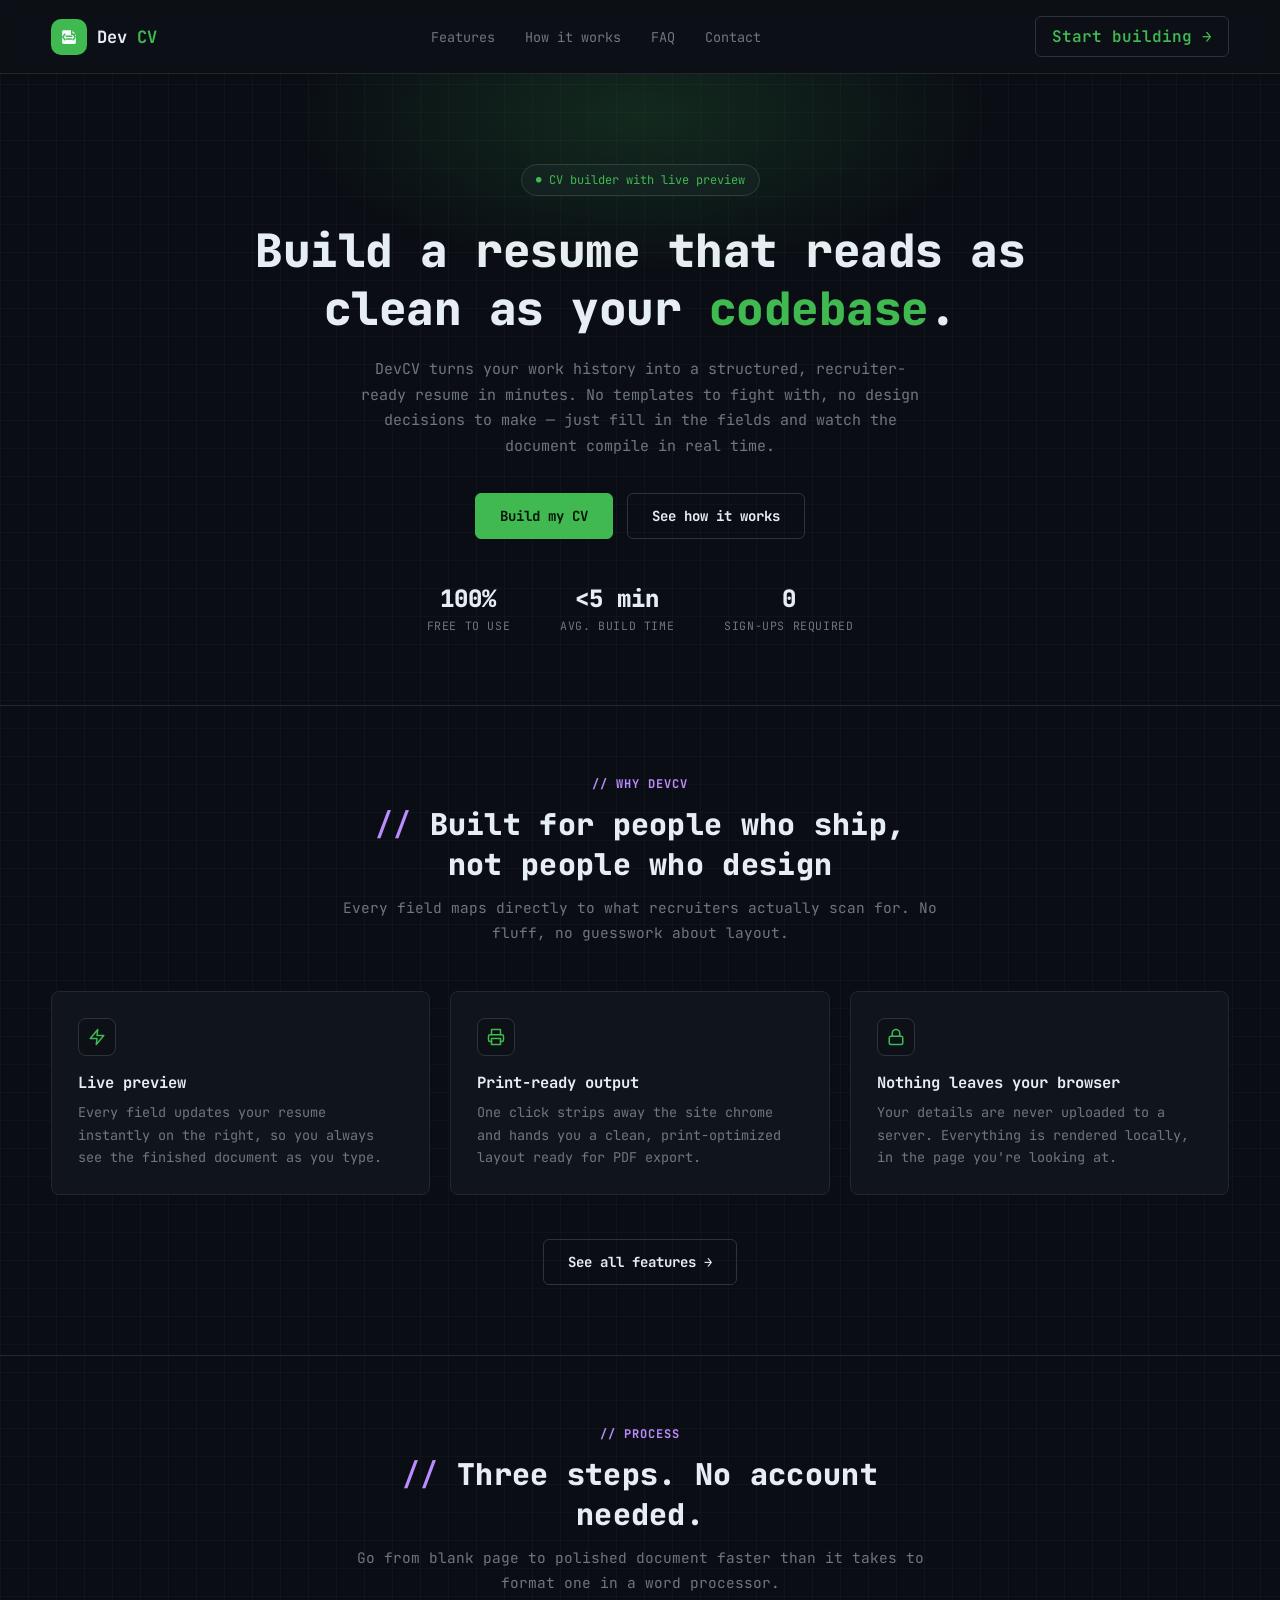
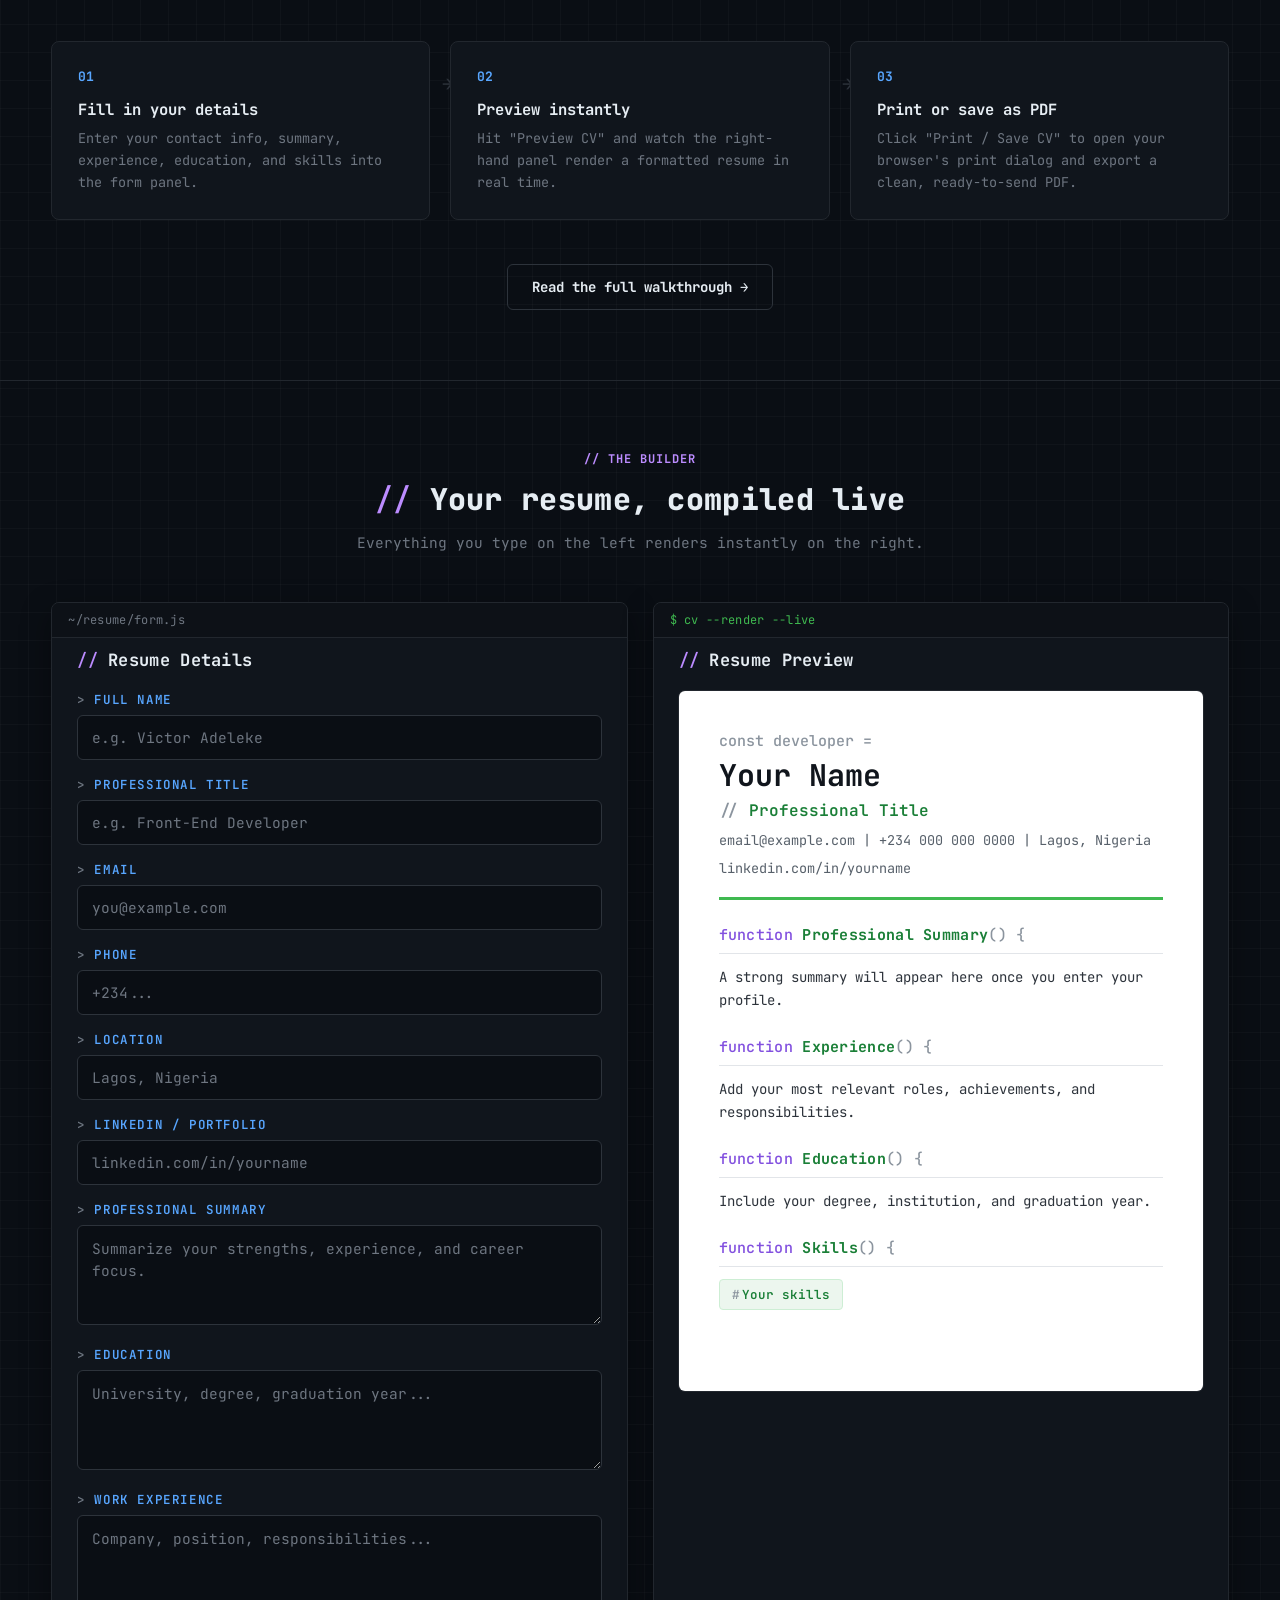
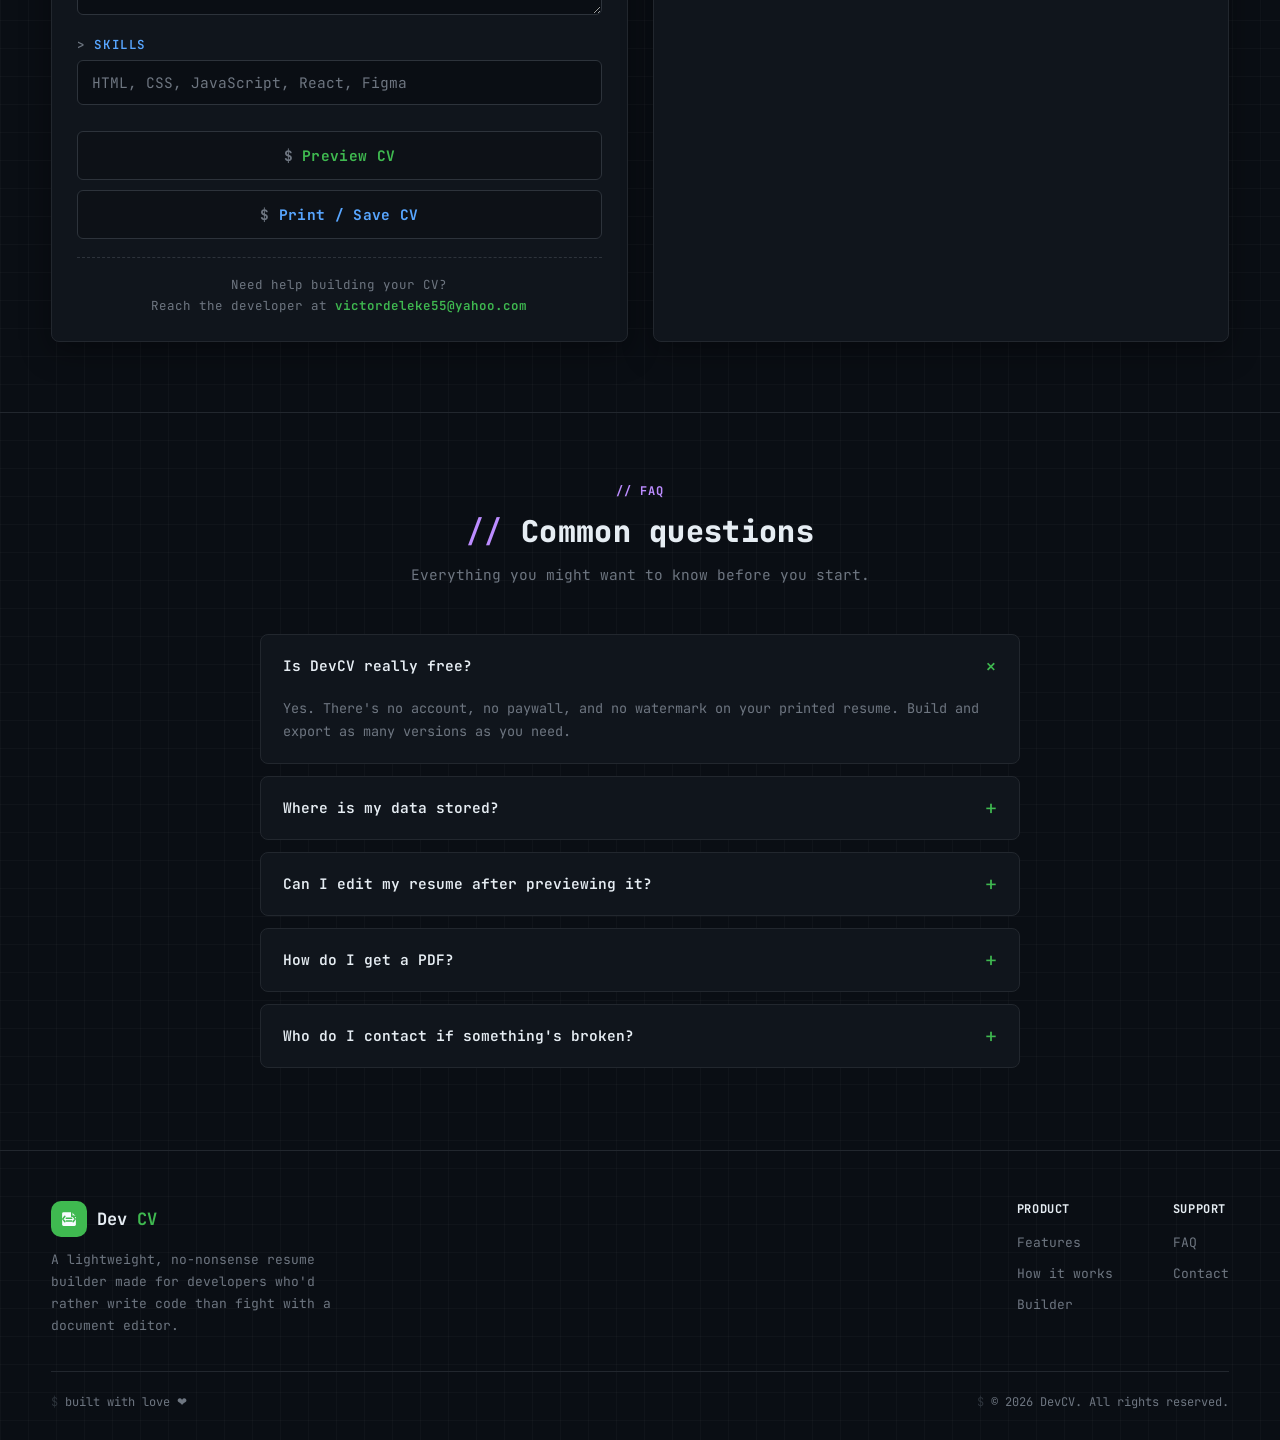
<file: index.html>
<!DOCTYPE html>
<html lang="en">
<head>
    <meta charset="UTF-8">
    <meta name="viewport" content="width=device-width, initial-scale=1.0">
    <title>DevCV | Build a Resume That Reads Like Clean Code</title>
    <link rel="stylesheet" href="style.css">
    <link rel="icon" type="image/svg+xml" href="favicon.svg">
    <link rel="shortcut icon" href="favicon.svg">
</head>

<body>

    
    <nav class="navbar">
        <div class="wrap">
            <a href="index.html#top" class="logo">
                <span class="logo-mark" aria-hidden="true">
                    <svg viewBox="0 0 32 32" xmlns="http://www.w3.org/2000/svg">
                        <path class="fill-soft" d="M8 6h12l6 6v12a2 2 0 0 1-2 2H8a2 2 0 0 1-2-2V8a2 2 0 0 1 2-2z"/>
                        <polyline points="20 6 20 12 26 12"/>
                        <polyline points="10 12 7 16 10 20"/>
                        <polyline points="22 12 25 16 22 20"/>
                        <line x1="12" y1="15" x2="20" y2="15"/>
                        <line x1="12" y1="19" x2="20" y2="19"/>
                    </svg>
                </span>
                Dev<span>CV</span>
            </a>

            <ul class="nav-links">
                <li><a href="features.html">Features</a></li>
                <li><a href="how-it-works.html">How it works</a></li>
                <li><a href="index.html#faq">FAQ</a></li>
                <li><a href="contact.html">Contact</a></li>
            </ul>

            <a href="index.html#builder" class="nav-cta">Start building →</a>
        </div>
    </nav>

    
    <header class="hero" id="top">
        <div class="wrap">
            <div class="eyebrow"> CV builder with live preview</div>

            <h1>Build a resume that reads as clean as your <span class="accent">codebase</span>.</h1>

            <p class="hero-sub">
                DevCV turns your work history into a structured, recruiter-ready resume in minutes.
                No templates to fight with, no design decisions to make — just fill in the fields
                and watch the document compile in real time.
            </p>

            <div class="hero-actions">
                <a href="#builder" class="btn btn-primary">Build my CV</a>
                <a href="how-it-works.html" class="btn btn-ghost">See how it works</a>
            </div>

            <div class="hero-stats">
                <div class="stat">
                    <strong>100%</strong>
                    <span>Free to use</span>
                </div>
                <div class="stat">
                    <strong>&lt;5 min</strong>
                    <span>Avg. build time</span>
                </div>
                <div class="stat">
                    <strong>0</strong>
                    <span>Sign-ups required</span>
                </div>
            </div>
        </div>
    </header>

    
    <section class="section" id="features-teaser">
        <div class="wrap">
            <div class="section-head">
                <div class="section-tag">Why DevCV</div>
                <h2>Built for people who ship, not people who design</h2>
                <p>Every field maps directly to what recruiters actually scan for. No fluff, no guesswork about layout.</p>
            </div>

            <div class="features">
                <div class="feature-card">
                    <div class="feature-icon"><svg viewBox="0 0 24 24"><polygon points="13 2 3 14 12 14 11 22 21 10 12 10 13 2"/></svg></div>
                    <h3>Live preview</h3>
                    <p>Every field updates your resume instantly on the right, so you always see the finished document as you type.</p>
                </div>

                <div class="feature-card">
                    <div class="feature-icon"><svg viewBox="0 0 24 24"><polyline points="6 9 6 2 18 2 18 9"/><path d="M6 18H4a2 2 0 0 1-2-2v-5a2 2 0 0 1 2-2h16a2 2 0 0 1 2 2v5a2 2 0 0 1-2 2h-2"/><rect x="6" y="14" width="12" height="8"/></svg></div>
                    <h3>Print-ready output</h3>
                    <p>One click strips away the site chrome and hands you a clean, print-optimized layout ready for PDF export.</p>
                </div>

                <div class="feature-card">
                    <div class="feature-icon"><svg viewBox="0 0 24 24"><rect x="3" y="11" width="18" height="11" rx="2" ry="2"/><path d="M7 11V7a5 5 0 0 1 10 0v4"/></svg></div>
                    <h3>Nothing leaves your browser</h3>
                    <p>Your details are never uploaded to a server. Everything is rendered locally, in the page you're looking at.</p>
                </div>
            </div>

            <div class="section-cta">
                <a href="features.html" class="btn btn-ghost">See all features →</a>
            </div>
        </div>
    </section>

    
    <section class="section" id="how-it-works-teaser">
        <div class="wrap">
            <div class="section-head">
                <div class="section-tag">Process</div>
                <h2>Three steps. No account needed.</h2>
                <p>Go from blank page to polished document faster than it takes to format one in a word processor.</p>
            </div>

            <div class="steps">
                <div class="step-card">
                    <div class="step-num">01</div>
                    <h3>Fill in your details</h3>
                    <p>Enter your contact info, summary, experience, education, and skills into the form panel.</p>
                </div>

                <div class="step-card">
                    <div class="step-num">02</div>
                    <h3>Preview instantly</h3>
                    <p>Hit "Preview CV" and watch the right-hand panel render a formatted resume in real time.</p>
                </div>

                <div class="step-card">
                    <div class="step-num">03</div>
                    <h3>Print or save as PDF</h3>
                    <p>Click "Print / Save CV" to open your browser's print dialog and export a clean, ready-to-send PDF.</p>
                </div>
            </div>

            <div class="section-cta">
                <a href="how-it-works.html" class="btn btn-ghost">Read the full walkthrough →</a>
            </div>
        </div>
    </section>

    
    <section class="section" id="builder">
        <div class="wrap">
            <div class="section-head">
                <div class="section-tag">The builder</div>
                <h2>Your resume, compiled live</h2>
                <p>Everything you type on the left renders instantly on the right.</p>
            </div>

            <div class="builder-container">

                
                <div class="form-section">

                    <h2>Resume Details</h2>

                    <div class="form-group">
                        <label>Full Name</label>
                        <input type="text" id="fullName" placeholder="e.g. Victor Adeleke">
                    </div>

                    <div class="form-group">
                        <label>Professional Title</label>
                        <input type="text" id="jobTitle" placeholder="e.g. Front-End Developer">
                    </div>

                    <div class="form-group">
                        <label>Email</label>
                        <input type="email" id="email" placeholder="you@example.com">
                    </div>

                    <div class="form-group">
                        <label>Phone</label>
                        <input type="text" id="phone" placeholder="+234...">
                    </div>

                    <div class="form-group">
                        <label>Location</label>
                        <input type="text" id="location" placeholder="Lagos, Nigeria">
                    </div>

                    <div class="form-group">
                        <label>LinkedIn / Portfolio</label>
                        <input type="text" id="linkedin" placeholder="linkedin.com/in/yourname">
                    </div>

                    <div class="form-group">
                        <label>Professional Summary</label>
                        <textarea id="summary" placeholder="Summarize your strengths, experience, and career focus."></textarea>
                    </div>

                    <div class="form-group">
                        <label>Education</label>
                        <textarea id="education" placeholder="University, degree, graduation year..."></textarea>
                    </div>

                    <div class="form-group">
                        <label>Work Experience</label>
                        <textarea id="experience" placeholder="Company, position, responsibilities..."></textarea>
                    </div>

                    <div class="form-group">
                        <label>Skills</label>
                        <input type="text" id="skills" placeholder="HTML, CSS, JavaScript, React, Figma">
                    </div>

                    <button onclick="generateCV()">Preview CV</button>
                    <button onclick="downloadCV()">Print / Save CV</button>

                    <div class="contact-note">
                        Need help building your CV?<br>
                        Reach the developer at <a href="mailto:victordeleke55@yahoo.com">victordeleke55@yahoo.com</a>
                    </div>

                </div>

               
                <div class="preview-section">

                    <h2>Resume Preview</h2>

                    <div id="cvPreview">

                        <div class="cv-header">
                            <h1 id="previewName">Your Name</h1>
                            <h3 id="previewTitle">Professional Title</h3>

                            <div class="contact">
                                <span id="previewEmail">email@example.com</span>
                                |
                                <span id="previewPhone">+234 000 000 0000</span>
                                |
                                <span id="previewLocation">Lagos, Nigeria</span>
                            </div>

                            <div class="contact" id="previewLinkedIn">linkedin.com/in/yourname</div>
                        </div>

                        <div class="cv-section">
                            <h2>Professional Summary</h2>
                            <p id="previewSummary">A strong summary will appear here once you enter your profile.</p>
                        </div>

                        <div class="cv-section">
                            <h2>Experience</h2>
                            <p id="previewExperience">Add your most relevant roles, achievements, and responsibilities.</p>
                        </div>

                        <div class="cv-section">
                            <h2>Education</h2>
                            <p id="previewEducation">Include your degree, institution, and graduation year.</p>
                        </div>

                        <div class="cv-section">
                            <h2>Skills</h2>
                            <div class="skills" id="previewSkills">
                                <span class="skill">Your skills</span>
                            </div>
                        </div>

                    </div>

                </div>

            </div>
        </div>
    </section>

    
    <section class="section" id="faq">
        <div class="wrap">
            <div class="section-head">
                <div class="section-tag">FAQ</div>
                <h2>Common questions</h2>
                <p>Everything you might want to know before you start.</p>
            </div>

            <div class="faq">
                <details class="faq-item" open>
                    <summary>Is DevCV really free?</summary>
                    <p>Yes. There's no account, no paywall, and no watermark on your printed resume. Build and export as many versions as you need.</p>
                </details>

                <details class="faq-item">
                    <summary>Where is my data stored?</summary>
                    <p>Nowhere but your browser tab. DevCV doesn't send your details to a server — the preview is generated entirely on your device with JavaScript.</p>
                </details>

                <details class="faq-item">
                    <summary>Can I edit my resume after previewing it?</summary>
                    <p>Absolutely. Keep editing any field and click "Preview CV" again to re-render the document with your changes.</p>
                </details>

                <details class="faq-item">
                    <summary>How do I get a PDF?</summary>
                    <p>Click "Print / Save CV," then choose "Save as PDF" as the destination in your browser's print dialog.</p>
                </details>

                <details class="faq-item">
                    <summary>Who do I contact if something's broken?</summary>
                    <p>Email <a href="mailto:victordeleke55@yahoo.com" style="color: var(--accent-green); font-weight: 600;">victordeleke55@yahoo.com</a> and it'll go straight to the developer.</p>
                </details>
            </div>
        </div>
    </section>

    
    <footer>
        <div class="wrap">
            <div class="footer-top">
                <div class="footer-brand">
                    <a href="index.html#top" class="logo">
                        <span class="logo-mark" aria-hidden="true">
                            <svg viewBox="0 0 32 32" xmlns="http://www.w3.org/2000/svg">
                                <path class="fill-soft" d="M8 6h12l6 6v12a2 2 0 0 1-2 2H8a2 2 0 0 1-2-2V8a2 2 0 0 1 2-2z"/>
                                <polyline points="20 6 20 12 26 12"/>
                                <polyline points="10 12 7 16 10 20"/>
                                <polyline points="22 12 25 16 22 20"/>
                                <line x1="12" y1="15" x2="20" y2="15"/>
                                <line x1="12" y1="19" x2="20" y2="19"/>
                            </svg>
                        </span>
                        Dev<span>CV</span>
                    </a>
                    <p>A lightweight, no-nonsense resume builder made for developers who'd rather write code than fight with a document editor.</p>
                </div>

                <div class="footer-cols">
                    <div class="footer-col">
                        <h4>Product</h4>
                        <ul>
                            <li><a href="features.html">Features</a></li>
                            <li><a href="how-it-works.html">How it works</a></li>
                            <li><a href="index.html#builder">Builder</a></li>
                        </ul>
                    </div>

                    <div class="footer-col">
                        <h4>Support</h4>
                        <ul>
                            <li><a href="index.html#faq">FAQ</a></li>
                            <li><a href="contact.html">Contact</a></li>
                        </ul>
                    </div>
                </div>
            </div>

            <div class="footer-bottom">
                <span>built with love &#10084</span>
                <span>© 2026 DevCV. All rights reserved.</span>
            </div>
        </div>
    </footer>

<script>

function generateCV() {

    const name =
        document.getElementById("fullName").value;

    const title =
        document.getElementById("jobTitle").value;

    const email =
        document.getElementById("email").value;

    const phone =
        document.getElementById("phone").value;

    const location =
        document.getElementById("location").value;

    const summary =
        document.getElementById("summary").value;

    const education =
        document.getElementById("education").value;

    const experience =
        document.getElementById("experience").value;

    const skills =
        document.getElementById("skills").value;


    document.getElementById("previewName")
        .textContent = name || "Your Name";

    document.getElementById("previewTitle")
        .textContent = title || "Professional Title";

    document.getElementById("previewEmail")
        .textContent = email || "email@example.com";

    document.getElementById("previewPhone")
        .textContent = phone || "Phone";

    document.getElementById("previewLocation")
        .textContent = location || "Location";

    document.getElementById("previewSummary")
        .textContent =
        summary || "Your professional summary will appear here.";

    document.getElementById("previewExperience")
        .textContent =
        experience || "Your work experience will appear here.";

    document.getElementById("previewEducation")
        .textContent =
        education || "Your education will appear here.";


    const skillsContainer =
        document.getElementById("previewSkills");

    skillsContainer.innerHTML = "";

    const skillArray =
        skills.split(",");

    skillArray.forEach(skill => {

        if (skill.trim() !== "") {

            const span =
                document.createElement("span");

            span.className = "skill";

            span.textContent =
                skill.trim();

            skillsContainer.appendChild(span);

        }

    });

}

function downloadCV() {

    window.print();

}

</script>

</body>
</html>
</file>
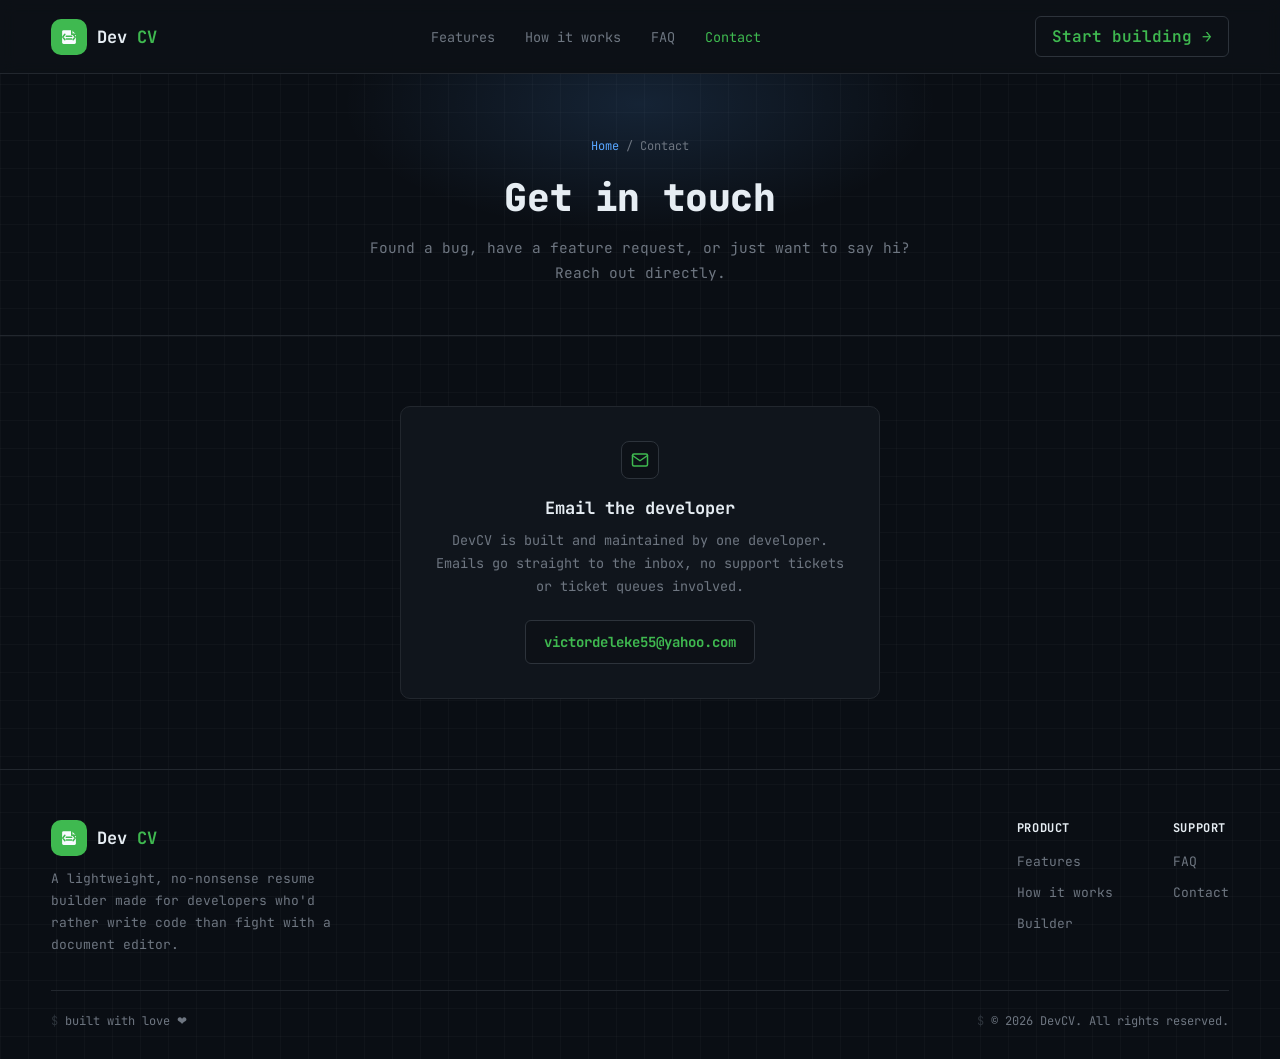
<file: contact.html>
<!DOCTYPE html>
<html lang="en">
<head>
    <meta charset="UTF-8">
    <meta name="viewport" content="width=device-width, initial-scale=1.0">
    <title>Contact | DevCV</title>
    <link rel="stylesheet" href="style.css">
    <link rel="icon" type="image/svg+xml" href="favicon.svg">
    <link rel="shortcut icon" href="favicon.svg">
</head>

<body>

    
    <nav class="navbar">
        <div class="wrap">
            <a href="index.html#top" class="logo">
                <span class="logo-mark" aria-hidden="true">
                    <svg viewBox="0 0 32 32" xmlns="http://www.w3.org/2000/svg">
                        <path class="fill-soft" d="M8 6h12l6 6v12a2 2 0 0 1-2 2H8a2 2 0 0 1-2-2V8a2 2 0 0 1 2-2z"/>
                        <polyline points="20 6 20 12 26 12"/>
                        <polyline points="10 12 7 16 10 20"/>
                        <polyline points="22 12 25 16 22 20"/>
                        <line x1="12" y1="15" x2="20" y2="15"/>
                        <line x1="12" y1="19" x2="20" y2="19"/>
                    </svg>
                </span>
                Dev<span>CV</span>
            </a>

            <ul class="nav-links">
                <li><a href="features.html">Features</a></li>
                <li><a href="how-it-works.html">How it works</a></li>
                <li><a href="index.html#faq">FAQ</a></li>
                <li><a href="contact.html" class="active">Contact</a></li>
            </ul>

            <a href="index.html#builder" class="nav-cta">Start building →</a>
        </div>
    </nav>

    
    <header class="page-hero">
        <div class="wrap">
            <div class="breadcrumb"><a href="index.html#top">Home</a> / Contact</div>
            <h1>Get in touch</h1>
            <p>Found a bug, have a feature request, or just want to say hi? Reach out directly.</p>
        </div>
    </header>

    
    <section class="section">
        <div class="wrap">
            <div class="contact-card">
                <div class="feature-icon"><svg viewBox="0 0 24 24"><path d="M4 4h16c1.1 0 2 .9 2 2v12c0 1.1-.9 2-2 2H4c-1.1 0-2-.9-2-2V6c0-1.1.9-2 2-2z"/><polyline points="22 6 12 13 2 6"/></svg></div>
                <h3>Email the developer</h3>
                <p>DevCV is built and maintained by one developer. Emails go straight to the inbox, no support tickets or ticket queues involved.</p>
                <a class="contact-email" href="mailto:victordeleke55@yahoo.com">victordeleke55@yahoo.com</a>
            </div>
        </div>
    </section>

    
    <footer>
        <div class="wrap">
            <div class="footer-top">
                <div class="footer-brand">
                    <a href="index.html#top" class="logo">
                        <span class="logo-mark" aria-hidden="true">
                            <svg viewBox="0 0 32 32" xmlns="http://www.w3.org/2000/svg">
                                <path class="fill-soft" d="M8 6h12l6 6v12a2 2 0 0 1-2 2H8a2 2 0 0 1-2-2V8a2 2 0 0 1 2-2z"/>
                                <polyline points="20 6 20 12 26 12"/>
                                <polyline points="10 12 7 16 10 20"/>
                                <polyline points="22 12 25 16 22 20"/>
                                <line x1="12" y1="15" x2="20" y2="15"/>
                                <line x1="12" y1="19" x2="20" y2="19"/>
                            </svg>
                        </span>
                        Dev<span>CV</span>
                    </a>
                    <p>A lightweight, no-nonsense resume builder made for developers who'd rather write code than fight with a document editor.</p>
                </div>

                <div class="footer-cols">
                    <div class="footer-col">
                        <h4>Product</h4>
                        <ul>
                            <li><a href="features.html">Features</a></li>
                            <li><a href="how-it-works.html">How it works</a></li>
                            <li><a href="index.html#builder">Builder</a></li>
                        </ul>
                    </div>

                    <div class="footer-col">
                        <h4>Support</h4>
                        <ul>
                            <li><a href="index.html#faq">FAQ</a></li>
                            <li><a href="contact.html">Contact</a></li>
                        </ul>
                    </div>
                </div>
            </div>

            <div class="footer-bottom">
                <span>built with love &#10084</span>
                <span>© 2026 DevCV. All rights reserved.</span>
            </div>
        </div>
    </footer>

</body>
</html>
</file>
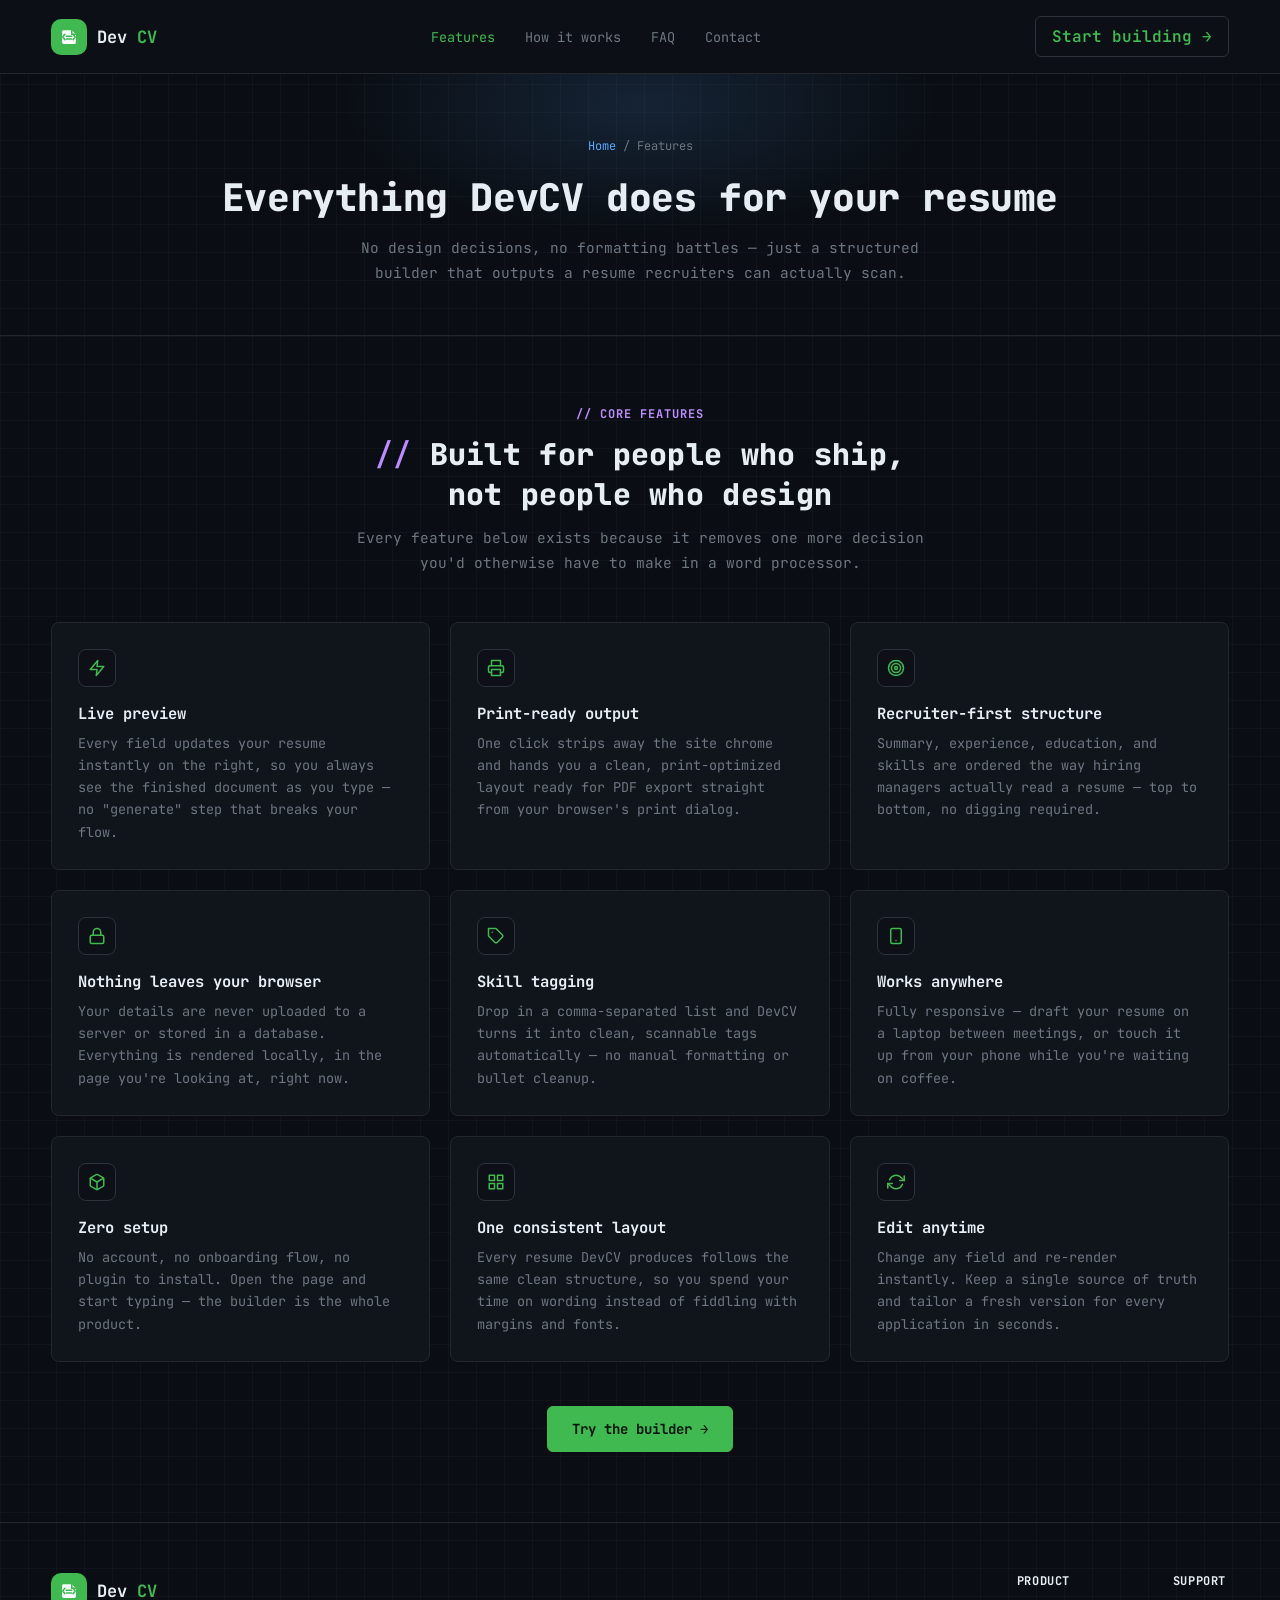
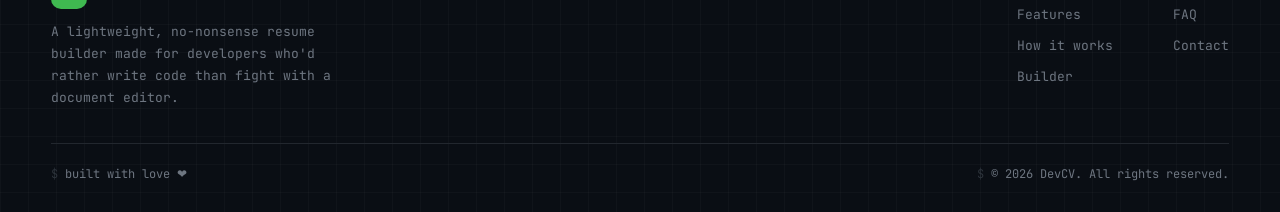
<file: features.html>
<!DOCTYPE html>
<html lang="en">
<head>
    <meta charset="UTF-8">
    <meta name="viewport" content="width=device-width, initial-scale=1.0">
    <title>Features | DevCV</title>
    <link rel="stylesheet" href="style.css">
    <link rel="icon" type="image/svg+xml" href="favicon.svg">
    <link rel="shortcut icon" href="favicon.svg">
</head>

<body>

    
    <nav class="navbar">
        <div class="wrap">
            <a href="index.html#top" class="logo">
                <span class="logo-mark" aria-hidden="true">
                    <svg viewBox="0 0 32 32" xmlns="http://www.w3.org/2000/svg">
                        <path class="fill-soft" d="M8 6h12l6 6v12a2 2 0 0 1-2 2H8a2 2 0 0 1-2-2V8a2 2 0 0 1 2-2z"/>
                        <polyline points="20 6 20 12 26 12"/>
                        <polyline points="10 12 7 16 10 20"/>
                        <polyline points="22 12 25 16 22 20"/>
                        <line x1="12" y1="15" x2="20" y2="15"/>
                        <line x1="12" y1="19" x2="20" y2="19"/>
                    </svg>
                </span>
                Dev<span>CV</span>
            </a>

            <ul class="nav-links">
                <li><a href="features.html" class="active">Features</a></li>
                <li><a href="how-it-works.html">How it works</a></li>
                <li><a href="index.html#faq">FAQ</a></li>
                <li><a href="contact.html">Contact</a></li>
            </ul>

            <a href="index.html#builder" class="nav-cta">Start building →</a>
        </div>
    </nav>

    
    <header class="page-hero">
        <div class="wrap">
            <div class="breadcrumb"><a href="index.html#top">Home</a> / Features</div>
            <h1>Everything DevCV does for your resume</h1>
            <p>No design decisions, no formatting battles — just a structured builder that outputs a resume recruiters can actually scan.</p>
        </div>
    </header>

    
    <section class="section">
        <div class="wrap">
            <div class="section-head">
                <div class="section-tag">Core features</div>
                <h2>Built for people who ship, not people who design</h2>
                <p>Every feature below exists because it removes one more decision you'd otherwise have to make in a word processor.</p>
            </div>

            <div class="features">
                <div class="feature-card">
                    <div class="feature-icon"><svg viewBox="0 0 24 24"><polygon points="13 2 3 14 12 14 11 22 21 10 12 10 13 2"/></svg></div>
                    <h3>Live preview</h3>
                    <p>Every field updates your resume instantly on the right, so you always see the finished document as you type — no "generate" step that breaks your flow.</p>
                </div>

                <div class="feature-card">
                    <div class="feature-icon"><svg viewBox="0 0 24 24"><polyline points="6 9 6 2 18 2 18 9"/><path d="M6 18H4a2 2 0 0 1-2-2v-5a2 2 0 0 1 2-2h16a2 2 0 0 1 2 2v5a2 2 0 0 1-2 2h-2"/><rect x="6" y="14" width="12" height="8"/></svg></div>
                    <h3>Print-ready output</h3>
                    <p>One click strips away the site chrome and hands you a clean, print-optimized layout ready for PDF export straight from your browser's print dialog.</p>
                </div>

                <div class="feature-card">
                    <div class="feature-icon"><svg viewBox="0 0 24 24"><circle cx="12" cy="12" r="10"/><circle cx="12" cy="12" r="6"/><circle cx="12" cy="12" r="2"/></svg></div>
                    <h3>Recruiter-first structure</h3>
                    <p>Summary, experience, education, and skills are ordered the way hiring managers actually read a resume — top to bottom, no digging required.</p>
                </div>

                <div class="feature-card">
                    <div class="feature-icon"><svg viewBox="0 0 24 24"><rect x="3" y="11" width="18" height="11" rx="2" ry="2"/><path d="M7 11V7a5 5 0 0 1 10 0v4"/></svg></div>
                    <h3>Nothing leaves your browser</h3>
                    <p>Your details are never uploaded to a server or stored in a database. Everything is rendered locally, in the page you're looking at, right now.</p>
                </div>

                <div class="feature-card">
                    <div class="feature-icon"><svg viewBox="0 0 24 24"><path d="M20.59 13.41l-7.17 7.17a2 2 0 0 1-2.83 0L2 12V2h10l8.59 8.59a2 2 0 0 1 0 2.82z"/><line x1="7" y1="7" x2="7.01" y2="7"/></svg></div>
                    <h3>Skill tagging</h3>
                    <p>Drop in a comma-separated list and DevCV turns it into clean, scannable tags automatically — no manual formatting or bullet cleanup.</p>
                </div>

                <div class="feature-card">
                    <div class="feature-icon"><svg viewBox="0 0 24 24"><rect x="5" y="2" width="14" height="20" rx="2" ry="2"/><line x1="12" y1="18" x2="12.01" y2="18"/></svg></div>
                    <h3>Works anywhere</h3>
                    <p>Fully responsive — draft your resume on a laptop between meetings, or touch it up from your phone while you're waiting on coffee.</p>
                </div>

                <div class="feature-card">
                    <div class="feature-icon"><svg viewBox="0 0 24 24"><path d="M21 16V8a2 2 0 0 0-1-1.73l-7-4a2 2 0 0 0-2 0l-7 4A2 2 0 0 0 3 8v8a2 2 0 0 0 1 1.73l7 4a2 2 0 0 0 2 0l7-4A2 2 0 0 0 21 16z"/><polyline points="3.27 6.96 12 12.01 20.73 6.96"/><line x1="12" y1="22.08" x2="12" y2="12"/></svg></div>
                    <h3>Zero setup</h3>
                    <p>No account, no onboarding flow, no plugin to install. Open the page and start typing — the builder is the whole product.</p>
                </div>

                <div class="feature-card">
                    <div class="feature-icon"><svg viewBox="0 0 24 24"><rect x="3" y="3" width="7" height="7"/><rect x="14" y="3" width="7" height="7"/><rect x="14" y="14" width="7" height="7"/><rect x="3" y="14" width="7" height="7"/></svg></div>
                    <h3>One consistent layout</h3>
                    <p>Every resume DevCV produces follows the same clean structure, so you spend your time on wording instead of fiddling with margins and fonts.</p>
                </div>

                <div class="feature-card">
                    <div class="feature-icon"><svg viewBox="0 0 24 24"><polyline points="23 4 23 10 17 10"/><polyline points="1 20 1 14 7 14"/><path d="M3.51 9a9 9 0 0 1 14.85-3.36L23 10M1 14l4.64 4.36A9 9 0 0 0 20.49 15"/></svg></div>
                    <h3>Edit anytime</h3>
                    <p>Change any field and re-render instantly. Keep a single source of truth and tailor a fresh version for every application in seconds.</p>
                </div>
            </div>

            <div class="section-cta">
                <a href="index.html#builder" class="btn btn-primary">Try the builder →</a>
            </div>
        </div>
    </section>

    
    <footer>
        <div class="wrap">
            <div class="footer-top">
                <div class="footer-brand">
                    <a href="index.html#top" class="logo">
                        <span class="logo-mark" aria-hidden="true">
                            <svg viewBox="0 0 32 32" xmlns="http://www.w3.org/2000/svg">
                                <path class="fill-soft" d="M8 6h12l6 6v12a2 2 0 0 1-2 2H8a2 2 0 0 1-2-2V8a2 2 0 0 1 2-2z"/>
                                <polyline points="20 6 20 12 26 12"/>
                                <polyline points="10 12 7 16 10 20"/>
                                <polyline points="22 12 25 16 22 20"/>
                                <line x1="12" y1="15" x2="20" y2="15"/>
                                <line x1="12" y1="19" x2="20" y2="19"/>
                            </svg>
                        </span>
                        Dev<span>CV</span>
                    </a>
                    <p>A lightweight, no-nonsense resume builder made for developers who'd rather write code than fight with a document editor.</p>
                </div>

                <div class="footer-cols">
                    <div class="footer-col">
                        <h4>Product</h4>
                        <ul>
                            <li><a href="features.html">Features</a></li>
                            <li><a href="how-it-works.html">How it works</a></li>
                            <li><a href="index.html#builder">Builder</a></li>
                        </ul>
                    </div>

                    <div class="footer-col">
                        <h4>Support</h4>
                        <ul>
                            <li><a href="index.html#faq">FAQ</a></li>
                            <li><a href="contact.html">Contact</a></li>
                        </ul>
                    </div>
                </div>
            </div>

            <div class="footer-bottom">
                <span>built with love &#10084</span>
                <span>© 2026 DevCV. All rights reserved.</span>
            </div>
        </div>
    </footer>

</body>
</html>
</file>
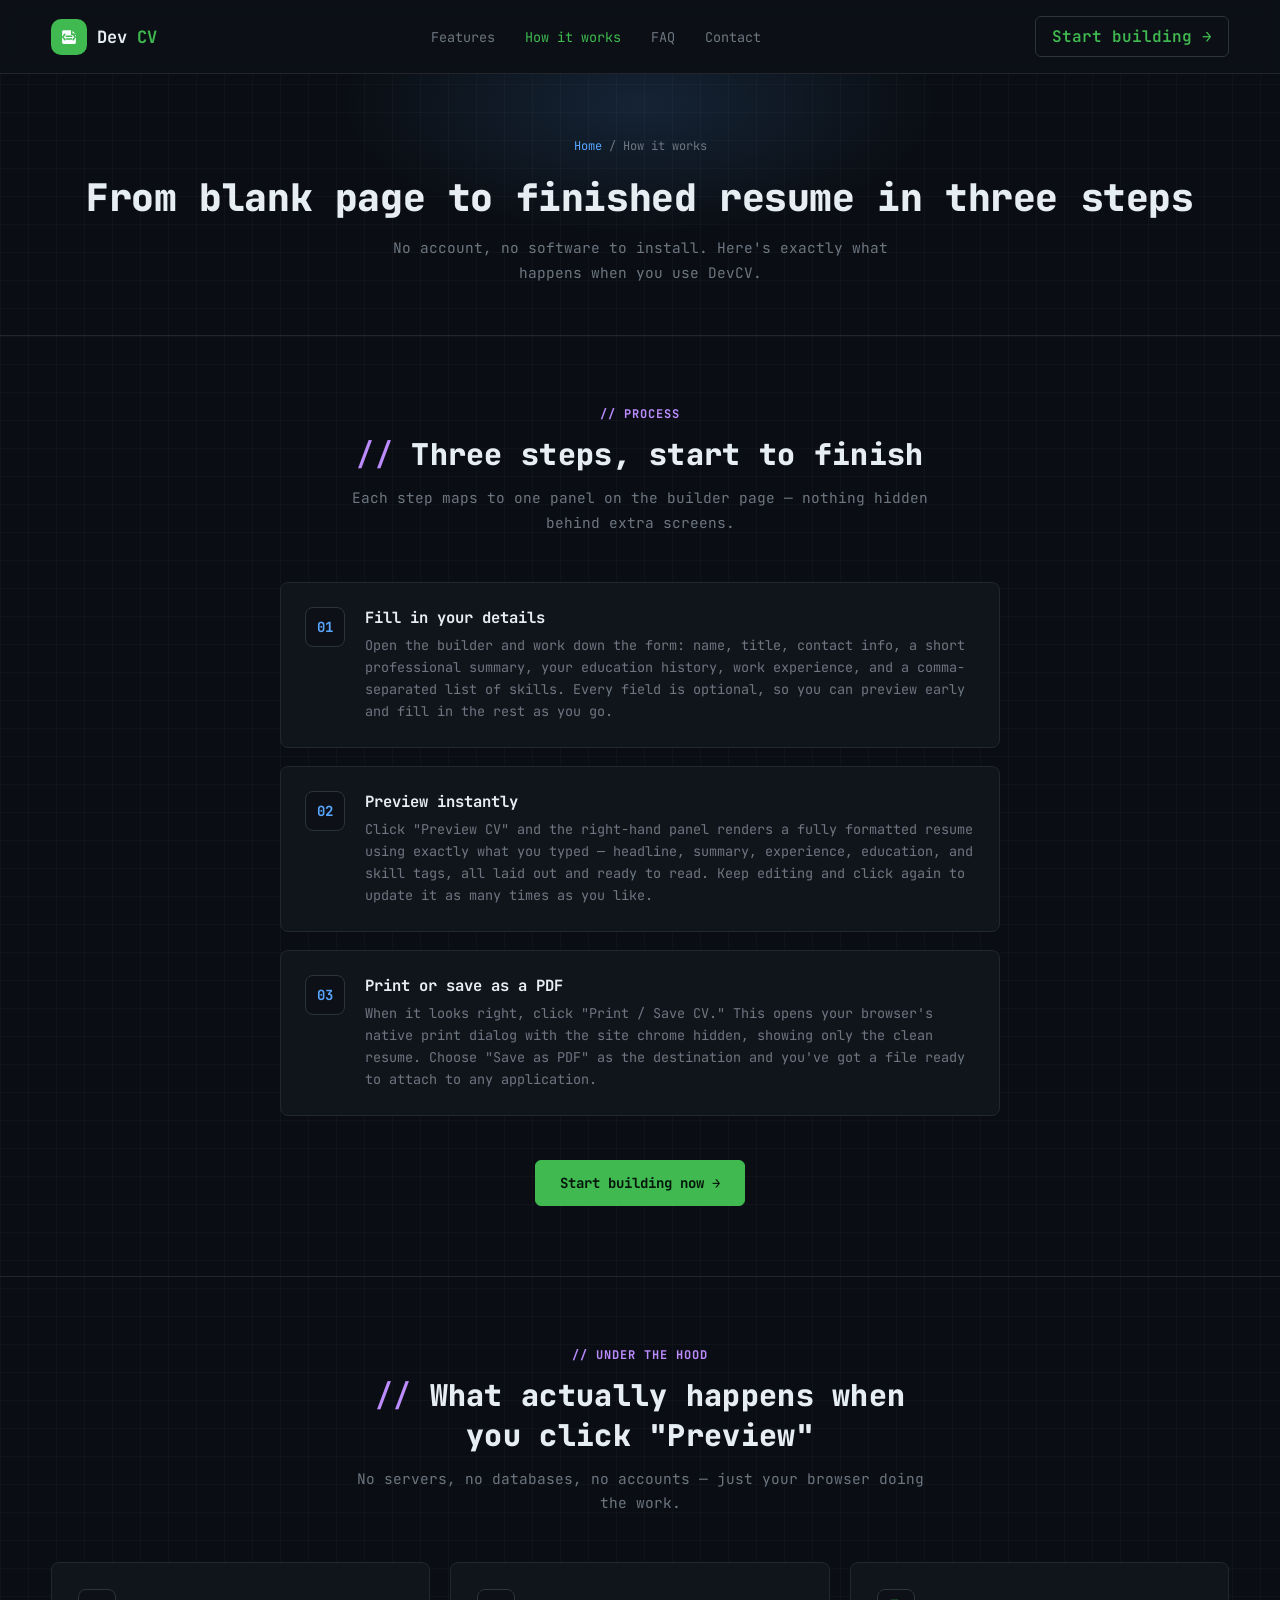
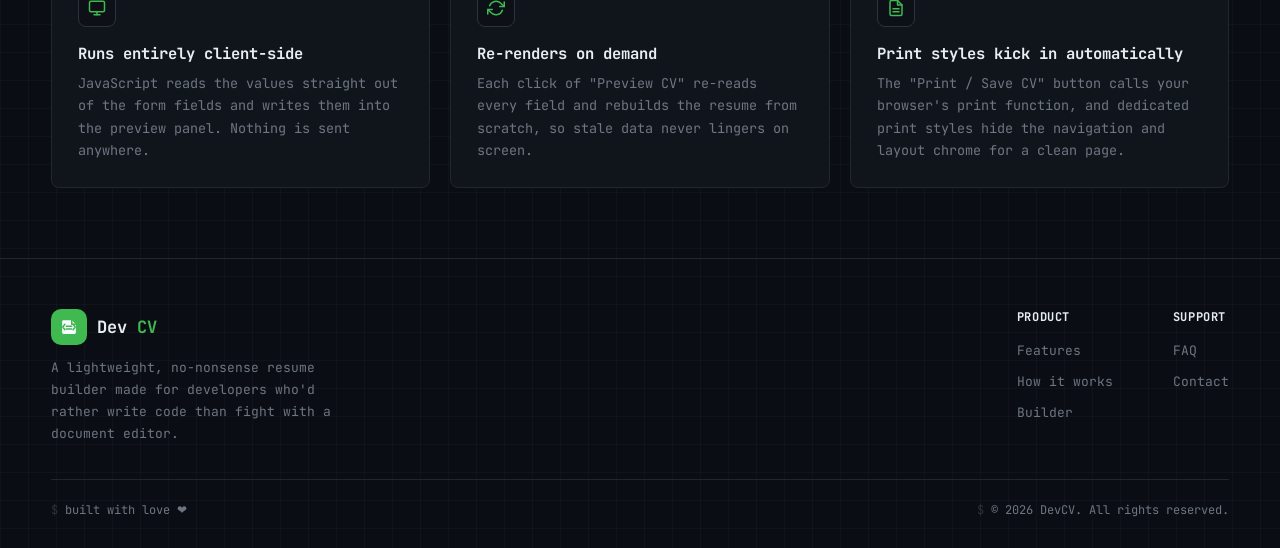
<file: how-it-works.html>
<!DOCTYPE html>
<html lang="en">
<head>
    <meta charset="UTF-8">
    <meta name="viewport" content="width=device-width, initial-scale=1.0">
    <title>How It Works | DevCV</title>
    <link rel="stylesheet" href="style.css">
    <link rel="icon" type="image/svg+xml" href="favicon.svg">
    <link rel="shortcut icon" href="favicon.svg">
</head>

<body>

    
    <nav class="navbar">
        <div class="wrap">
            <a href="index.html#top" class="logo">
                <span class="logo-mark" aria-hidden="true">
                    <svg viewBox="0 0 32 32" xmlns="http://www.w3.org/2000/svg">
                        <path class="fill-soft" d="M8 6h12l6 6v12a2 2 0 0 1-2 2H8a2 2 0 0 1-2-2V8a2 2 0 0 1 2-2z"/>
                        <polyline points="20 6 20 12 26 12"/>
                        <polyline points="10 12 7 16 10 20"/>
                        <polyline points="22 12 25 16 22 20"/>
                        <line x1="12" y1="15" x2="20" y2="15"/>
                        <line x1="12" y1="19" x2="20" y2="19"/>
                    </svg>
                </span>
                Dev<span>CV</span>
            </a>

            <ul class="nav-links">
                <li><a href="features.html">Features</a></li>
                <li><a href="how-it-works.html" class="active">How it works</a></li>
                <li><a href="index.html#faq">FAQ</a></li>
                <li><a href="contact.html">Contact</a></li>
            </ul>

            <a href="index.html#builder" class="nav-cta">Start building →</a>
        </div>
    </nav>

    
    <header class="page-hero">
        <div class="wrap">
            <div class="breadcrumb"><a href="index.html#top">Home</a> / How it works</div>
            <h1>From blank page to finished resume in three steps</h1>
            <p>No account, no software to install. Here's exactly what happens when you use DevCV.</p>
        </div>
    </header>

    
    <section class="section">
        <div class="wrap">
            <div class="section-head">
                <div class="section-tag">Process</div>
                <h2>Three steps, start to finish</h2>
                <p>Each step maps to one panel on the builder page — nothing hidden behind extra screens.</p>
            </div>

            <div class="steps-vertical">
                <div class="step-row">
                    <div class="step-num">01</div>
                    <div>
                        <h3>Fill in your details</h3>
                        <p>Open the builder and work down the form: name, title, contact info, a short professional summary, your education history, work experience, and a comma-separated list of skills. Every field is optional, so you can preview early and fill in the rest as you go.</p>
                    </div>
                </div>

                <div class="step-row">
                    <div class="step-num">02</div>
                    <div>
                        <h3>Preview instantly</h3>
                        <p>Click "Preview CV" and the right-hand panel renders a fully formatted resume using exactly what you typed — headline, summary, experience, education, and skill tags, all laid out and ready to read. Keep editing and click again to update it as many times as you like.</p>
                    </div>
                </div>

                <div class="step-row">
                    <div class="step-num">03</div>
                    <div>
                        <h3>Print or save as a PDF</h3>
                        <p>When it looks right, click "Print / Save CV." This opens your browser's native print dialog with the site chrome hidden, showing only the clean resume. Choose "Save as PDF" as the destination and you've got a file ready to attach to any application.</p>
                    </div>
                </div>
            </div>

            <div class="section-cta">
                <a href="index.html#builder" class="btn btn-primary">Start building now →</a>
            </div>
        </div>
    </section>

    
    <section class="section">
        <div class="wrap">
            <div class="section-head">
                <div class="section-tag">Under the hood</div>
                <h2>What actually happens when you click "Preview"</h2>
                <p>No servers, no databases, no accounts — just your browser doing the work.</p>
            </div>

            <div class="features">
                <div class="feature-card">
                    <div class="feature-icon"><svg viewBox="0 0 24 24"><rect x="2" y="3" width="20" height="14" rx="2" ry="2"/><line x1="8" y1="21" x2="16" y2="21"/><line x1="12" y1="17" x2="12" y2="21"/></svg></div>
                    <h3>Runs entirely client-side</h3>
                    <p>JavaScript reads the values straight out of the form fields and writes them into the preview panel. Nothing is sent anywhere.</p>
                </div>

                <div class="feature-card">
                    <div class="feature-icon"><svg viewBox="0 0 24 24"><polyline points="23 4 23 10 17 10"/><polyline points="1 20 1 14 7 14"/><path d="M3.51 9a9 9 0 0 1 14.85-3.36L23 10M1 14l4.64 4.36A9 9 0 0 0 20.49 15"/></svg></div>
                    <h3>Re-renders on demand</h3>
                    <p>Each click of "Preview CV" re-reads every field and rebuilds the resume from scratch, so stale data never lingers on screen.</p>
                </div>

                <div class="feature-card">
                    <div class="feature-icon"><svg viewBox="0 0 24 24"><path d="M14 2H6a2 2 0 0 0-2 2v16a2 2 0 0 0 2 2h12a2 2 0 0 0 2-2V8z"/><polyline points="14 2 14 8 20 8"/><line x1="16" y1="13" x2="8" y2="13"/><line x1="16" y1="17" x2="8" y2="17"/></svg></div>
                    <h3>Print styles kick in automatically</h3>
                    <p>The "Print / Save CV" button calls your browser's print function, and dedicated print styles hide the navigation and layout chrome for a clean page.</p>
                </div>
            </div>
        </div>
    </section>

    
    <footer>
        <div class="wrap">
            <div class="footer-top">
                <div class="footer-brand">
                    <a href="index.html#top" class="logo">
                        <span class="logo-mark" aria-hidden="true">
                            <svg viewBox="0 0 32 32" xmlns="http://www.w3.org/2000/svg">
                                <path class="fill-soft" d="M8 6h12l6 6v12a2 2 0 0 1-2 2H8a2 2 0 0 1-2-2V8a2 2 0 0 1 2-2z"/>
                                <polyline points="20 6 20 12 26 12"/>
                                <polyline points="10 12 7 16 10 20"/>
                                <polyline points="22 12 25 16 22 20"/>
                                <line x1="12" y1="15" x2="20" y2="15"/>
                                <line x1="12" y1="19" x2="20" y2="19"/>
                            </svg>
                        </span>
                        Dev<span>CV</span>
                    </a>
                    <p>A lightweight, no-nonsense resume builder made for developers who'd rather write code than fight with a document editor.</p>
                </div>

                <div class="footer-cols">
                    <div class="footer-col">
                        <h4>Product</h4>
                        <ul>
                            <li><a href="features.html">Features</a></li>
                            <li><a href="how-it-works.html">How it works</a></li>
                            <li><a href="index.html#builder">Builder</a></li>
                        </ul>
                    </div>

                    <div class="footer-col">
                        <h4>Support</h4>
                        <ul>
                            <li><a href="index.html#faq">FAQ</a></li>
                            <li><a href="contact.html">Contact</a></li>
                        </ul>
                    </div>
                </div>
            </div>

            <div class="footer-bottom">
                <span>built with love &#10084</span>
                <span>© 2026 DevCV. All rights reserved.</span>
            </div>
        </div>
    </footer>

</body>
</html>
</file>
<file: style.css>
@import url('https://fonts.googleapis.com/css2?family=JetBrains+Mono:wght@400;500;600;700;800&display=swap');

:root {
    --bg: #0a0e14;
    --bg-panel: #10151c;
    --bg-panel-alt: #0d1117;
    --bg-input: #0a0e14;
    --border: #22272e;
    --border-light: #2d333b;
    --text: #c9d1d9;
    --text-dim: #6e7681;
    --text-bright: #e6edf3;
    --accent-green: #3fb950;
    --accent-blue: #58a6ff;
    --accent-orange: #ffa657;
    --accent-pink: #f778ba;
    --accent-purple: #bc8cff;
    --mono: 'JetBrains Mono', 'Fira Code', ui-monospace, 'SFMono-Regular', Menlo, monospace;
}

* {
    box-sizing: border-box;
    margin: 0;
    padding: 0;
    font-family: var(--mono);
}

html {
    scroll-behavior: smooth;
}

::selection {
    background: var(--accent-green);
    color: #04150a;
}

::-webkit-scrollbar {
    width: 10px;
    height: 10px;
}

::-webkit-scrollbar-track {
    background: var(--bg-panel-alt);
}

::-webkit-scrollbar-thumb {
    background: var(--border-light);
    border-radius: 6px;
}

::-webkit-scrollbar-thumb:hover {
    background: var(--accent-green);
}

body {
    background-color: var(--bg);
    background-image:
        linear-gradient(rgba(255,255,255,0.025) 1px, transparent 1px),
        linear-gradient(90deg, rgba(255,255,255,0.025) 1px, transparent 1px);
    background-size: 28px 28px;
    color: var(--text);
}

a {
    color: inherit;
    text-decoration: none;
}

.wrap {
    width: 92%;
    max-width: 1200px;
    margin: 0 auto;
}



.navbar {
    position: sticky;
    top: 0;
    z-index: 100;
    background: rgba(13, 17, 23, 0.9);
    backdrop-filter: blur(8px);
    border-bottom: 1px solid var(--border);
}

.navbar .wrap {
    display: flex;
    align-items: center;
    justify-content: space-between;
    padding: 16px 0;
}

.logo {
    display: flex;
    align-items: center;
    gap: 10px;
    font-weight: 700;
    font-size: 17px;
    color: var(--text-bright);
}

.logo-mark {
    width: 36px;
    height: 36px;
    border-radius: 10px;
    background: var(--accent-green);
    color: #04150a;
    display: grid;
    place-items: center;
    overflow: hidden;
}

.logo-mark svg {
    width: 22px;
    height: 22px;
    display: block;
}

.logo-mark svg path,
.logo-mark svg polyline,
.logo-mark svg line {
    stroke: currentColor;
    stroke-width: 2.2;
    stroke-linecap: round;
    stroke-linejoin: round;
    fill: none;
}

.logo-mark svg .fill-soft {
    fill: #f8fbff;
    stroke: none;
}

.logo span {
    color: var(--accent-green);
}

.nav-links {
    display: flex;
    align-items: center;
    gap: 30px;
    list-style: none;
    font-size: 13.5px;
}

.nav-links a {
    color: var(--text-dim);
    transition: color 0.15s ease;
}

.nav-links a:hover,
.nav-links a.active {
    color: var(--accent-green);
}

.nav-cta {
    border: 1px solid var(--border-light);
    padding: 9px 16px;
    border-radius: 6px;
    color: var(--accent-green) !important;
    font-weight: 600;
    transition: all 0.15s ease;
    white-space: nowrap;
}

.nav-cta:hover {
    background: var(--accent-green);
    color: #04150a !important;
    box-shadow: 0 0 16px rgba(63, 185, 80, 0.3);
}

/* ============ HERO (home) ============ */

.hero {
    position: relative;
    padding: 90px 0 70px;
    text-align: center;
    border-bottom: 1px solid var(--border);
    overflow: hidden;
}

.hero::before {
    content: "";
    position: absolute;
    top: -120px;
    left: 50%;
    transform: translateX(-50%);
    width: 700px;
    height: 320px;
    background: radial-gradient(ellipse at center, rgba(63,185,80,0.16), transparent 70%);
    pointer-events: none;
}

.eyebrow {
    display: inline-flex;
    align-items: center;
    gap: 8px;
    background: var(--bg-panel);
    border: 1px solid var(--border-light);
    padding: 7px 14px;
    border-radius: 20px;
    font-size: 12px;
    color: var(--accent-green);
    margin-bottom: 26px;
}

.eyebrow::before {
    content: "●";
    font-size: 9px;
    animation: blink 1.4s steps(1) infinite;
}

.hero h1 {
    position: relative;
    font-size: 46px;
    font-weight: 800;
    color: var(--text-bright);
    line-height: 1.25;
    max-width: 780px;
    margin: 0 auto 20px;
    letter-spacing: -0.5px;
}

.hero h1 .accent {
    color: var(--accent-green);
}

.hero-sub {
    position: relative;
    max-width: 560px;
    margin: 0 auto 34px;
    color: var(--text-dim);
    font-size: 15px;
    line-height: 1.7;
}

.hero-actions {
    position: relative;
    display: flex;
    justify-content: center;
    gap: 14px;
    flex-wrap: wrap;
    margin-bottom: 44px;
}

.btn {
    padding: 13px 24px;
    border-radius: 6px;
    font-size: 14px;
    font-weight: 700;
    cursor: pointer;
    border: 1px solid var(--border-light);
    transition: all 0.15s ease;
    display: inline-block;
}

.btn-primary {
    background: var(--accent-green);
    color: #04150a;
    border-color: var(--accent-green);
}

.btn-primary:hover {
    box-shadow: 0 0 20px rgba(63, 185, 80, 0.4);
    transform: translateY(-1px);
}

.btn-ghost {
    background: transparent;
    color: var(--text-bright);
}

.btn-ghost:hover {
    border-color: var(--accent-blue);
    color: var(--accent-blue);
}

.hero-stats {
    position: relative;
    display: flex;
    justify-content: center;
    gap: 50px;
    flex-wrap: wrap;
}

.stat {
    text-align: center;
}

.stat strong {
    display: block;
    font-size: 24px;
    color: var(--text-bright);
    font-weight: 800;
}

.stat span {
    font-size: 11.5px;
    color: var(--text-dim);
    text-transform: uppercase;
    letter-spacing: 0.6px;
}



.page-hero {
    position: relative;
    padding: 64px 0 50px;
    text-align: center;
    border-bottom: 1px solid var(--border);
    overflow: hidden;
}

.page-hero::before {
    content: "";
    position: absolute;
    top: -100px;
    left: 50%;
    transform: translateX(-50%);
    width: 600px;
    height: 260px;
    background: radial-gradient(ellipse at center, rgba(88,166,255,0.14), transparent 70%);
    pointer-events: none;
}

.breadcrumb {
    position: relative;
    font-size: 12px;
    color: var(--text-dim);
    margin-bottom: 18px;
}

.breadcrumb a {
    color: var(--accent-blue);
}

.breadcrumb a:hover {
    text-decoration: underline;
}

.page-hero h1 {
    position: relative;
    font-size: 38px;
    font-weight: 800;
    color: var(--text-bright);
    margin-bottom: 14px;
    letter-spacing: -0.4px;
}

.page-hero p {
    position: relative;
    max-width: 560px;
    margin: 0 auto;
    color: var(--text-dim);
    font-size: 14.5px;
    line-height: 1.7;
}



.section {
    padding: 70px 0;
    border-bottom: 1px solid var(--border);
}

.section-head {
    text-align: center;
    max-width: 600px;
    margin: 0 auto 46px;
}

.section-tag {
    font-size: 12px;
    color: var(--accent-purple);
    text-transform: uppercase;
    letter-spacing: 1px;
    font-weight: 700;
    margin-bottom: 12px;
}

.section-tag::before {
    content: "// ";
}

.section-head h2 {
    font-size: 30px;
    color: var(--text-bright);
    font-weight: 800;
    margin-bottom: 12px;
}

.section-head p {
    color: var(--text-dim);
    font-size: 14.5px;
    line-height: 1.7;
}

.section-cta {
    text-align: center;
    margin-top: 44px;
}



.features {
    display: grid;
    grid-template-columns: repeat(3, 1fr);
    gap: 20px;
}

.feature-card {
    background: var(--bg-panel);
    border: 1px solid var(--border);
    border-radius: 8px;
    padding: 26px;
    transition: border-color 0.15s ease, transform 0.15s ease;
}

.feature-card:hover {
    border-color: var(--accent-green);
    transform: translateY(-2px);
}

.feature-icon {
    width: 38px;
    height: 38px;
    border-radius: 8px;
    background: var(--bg-panel-alt);
    border: 1px solid var(--border-light);
    display: flex;
    align-items: center;
    justify-content: center;
    font-size: 16px;
    margin-bottom: 16px;
    color: var(--accent-green);
}

.feature-icon svg {
    width: 18px;
    height: 18px;
    stroke: currentColor;
    fill: none;
    stroke-width: 2;
    stroke-linecap: round;
    stroke-linejoin: round;
}

.feature-card h3 {
    font-size: 15.5px;
    color: var(--text-bright);
    margin-bottom: 8px;
    font-weight: 700;
}

.feature-card p {
    font-size: 13.5px;
    color: var(--text-dim);
    line-height: 1.65;
}



.steps {
    display: grid;
    grid-template-columns: repeat(3, 1fr);
    gap: 20px;
}

.step-card {
    position: relative;
    background: var(--bg-panel);
    border: 1px solid var(--border);
    border-radius: 8px;
    padding: 26px;
}

.step-num {
    font-size: 13px;
    color: var(--accent-blue);
    font-weight: 700;
    margin-bottom: 14px;
}

.step-card h3 {
    font-size: 15.5px;
    color: var(--text-bright);
    margin-bottom: 8px;
}

.step-card p {
    font-size: 13.5px;
    color: var(--text-dim);
    line-height: 1.6;
}

.step-card:not(:last-child)::after {
    content: "→";
    position: absolute;
    right: -24px;
    top: 30px;
    color: var(--border-light);
    font-size: 18px;
    display: none;
}

@media (min-width: 801px) {
    .step-card:not(:last-child)::after {
        display: block;
    }
}

.steps-vertical {
    max-width: 720px;
    margin: 0 auto;
    display: flex;
    flex-direction: column;
    gap: 18px;
}

.step-row {
    display: flex;
    gap: 20px;
    background: var(--bg-panel);
    border: 1px solid var(--border);
    border-radius: 8px;
    padding: 24px;
}

.step-row .step-num {
    flex-shrink: 0;
    width: 40px;
    height: 40px;
    border-radius: 8px;
    background: var(--bg-panel-alt);
    border: 1px solid var(--border-light);
    display: flex;
    align-items: center;
    justify-content: center;
    font-size: 14px;
    margin-bottom: 0;
}

.step-row h3 {
    font-size: 15.5px;
    color: var(--text-bright);
    margin-bottom: 6px;
}

.step-row p {
    font-size: 13.5px;
    color: var(--text-dim);
    line-height: 1.65;
}



#builder {
    padding-top: 70px;
}

.builder-container {
    display: grid;
    grid-template-columns: 1fr 1fr;
    gap: 25px;
}

.form-section,
.preview-section {
    background: var(--bg-panel);
    padding: 25px;
    padding-top: 46px;
    border-radius: 8px;
    border: 1px solid var(--border);
    box-shadow: 0 10px 30px rgba(0,0,0,0.35);
    position: relative;
    overflow: hidden;
}

.form-section::before,
.preview-section::before {
    content: "";
    position: absolute;
    top: 0;
    left: 0;
    right: 0;
    height: 34px;
    background: var(--bg-panel-alt);
    border-bottom: 1px solid var(--border);
}

.form-section::after,
.preview-section::after {
    position: absolute;
    top: 0;
    left: 16px;
    height: 34px;
    display: flex;
    align-items: center;
    font-size: 12px;
    color: var(--text-dim);
    letter-spacing: 0.3px;
}

.form-section::after {
    content: "~/resume/form.js";
}

.preview-section::after {
    content: "$ cv --render --live";
    color: var(--accent-green);
}

h2 {
    margin-bottom: 20px;
    color: var(--text-bright);
    font-size: 17px;
    font-weight: 700;
    letter-spacing: 0.3px;
}

h2::before {
    content: "// ";
    color: var(--accent-purple);
    font-weight: 500;
}

.form-group {
    margin-bottom: 16px;
}

label {
    display: block;
    font-weight: 600;
    margin-bottom: 7px;
    font-size: 12.5px;
    color: var(--accent-blue);
    text-transform: uppercase;
    letter-spacing: 0.6px;
}

label::before {
    content: "> ";
    color: var(--text-dim);
}

input,
textarea {
    width: 100%;
    padding: 12px 14px;
    border: 1px solid var(--border-light);
    border-radius: 6px;
    outline: none;
    font-size: 14.5px;
    background: var(--bg-input);
    color: var(--text-bright);
    transition: border-color 0.15s ease, box-shadow 0.15s ease;
}

input::placeholder,
textarea::placeholder {
    color: var(--text-dim);
}

textarea {
    min-height: 100px;
    resize: vertical;
    line-height: 1.5;
}

input:focus,
textarea:focus {
    border-color: var(--accent-green);
    box-shadow: 0 0 0 3px rgba(63, 185, 80, 0.15);
}

button {
    width: 100%;
    padding: 14px;
    border: 1px solid var(--border-light);
    border-radius: 6px;
    background: var(--bg-panel-alt);
    color: var(--accent-green);
    font-size: 14.5px;
    font-weight: 700;
    letter-spacing: 0.3px;
    cursor: pointer;
    margin-top: 10px;
    transition: all 0.15s ease;
}

button::before {
    content: "$ ";
    color: var(--text-dim);
}

button:hover {
    background: var(--accent-green);
    color: #04150a;
    border-color: var(--accent-green);
    box-shadow: 0 0 18px rgba(63, 185, 80, 0.35);
}

button:hover::before {
    color: #04150a;
}

button + button {
    color: var(--accent-blue);
}

button + button:hover {
    background: var(--accent-blue);
    color: #04101c;
    border-color: var(--accent-blue);
    box-shadow: 0 0 18px rgba(88, 166, 255, 0.35);
}

button + button:hover::before {
    color: #04101c;
}

.contact-note {
    margin-top: 18px;
    padding-top: 16px;
    border-top: 1px dashed var(--border-light);
    font-size: 12.5px;
    color: var(--text-dim);
    text-align: center;
    line-height: 1.7;
}

.contact-note a {
    color: var(--accent-green);
    font-weight: 600;
}

.contact-note a:hover {
    text-decoration: underline;
}

/* CV */

#cvPreview {
    background: #ffffff;
    color: #1c1f26;
    min-height: 700px;
    padding: 40px;
    border-radius: 6px;
    box-shadow: 0 0 0 1px var(--border);
}

.cv-header {
    border-bottom: 3px solid var(--accent-green);
    padding-bottom: 20px;
    margin-bottom: 25px;
}

.cv-header h1 {
    font-size: 30px;
    font-weight: 700;
    color: #10151c;
}

#previewName::before {
    content: "const developer = ";
    color: #8b949e;
    font-size: 15px;
    font-weight: 500;
    display: block;
    margin-bottom: 4px;
}

.cv-header h3 {
    color: #1a7f37;
    font-weight: 600;
    margin-top: 5px;
    font-size: 16px;
}

.cv-header h3::before {
    content: "// ";
    color: #8b949e;
}

.contact {
    margin-top: 10px;
    color: #57606a;
    font-size: 13.5px;
}

.cv-section {
    margin-bottom: 25px;
}

.cv-section h2 {
    font-size: 15px;
    color: #1a7f37;
    border-bottom: 1px solid #e2e5e9;
    padding-bottom: 8px;
    margin-bottom: 12px;
    font-weight: 700;
}

.cv-section h2::before {
    content: "function ";
    color: #8250df;
}

.cv-section h2::after {
    content: "() {";
    color: #8b949e;
    font-weight: 500;
}

.cv-section p {
    line-height: 1.65;
    color: #2d333b;
    font-size: 14px;
    white-space: pre-line;
}

.skills {
    display: flex;
    flex-wrap: wrap;
    gap: 8px;
}

.skill {
    background: #ecf6ee;
    color: #1a7f37;
    padding: 6px 12px;
    border-radius: 4px;
    font-size: 12.5px;
    font-weight: 600;
    border: 1px solid #cdeed4;
}

.skill::before {
    content: "#";
    color: #8b949e;
    margin-right: 2px;
}



.faq {
    max-width: 760px;
    margin: 0 auto;
}

.faq-item {
    border: 1px solid var(--border);
    border-radius: 8px;
    margin-bottom: 12px;
    background: var(--bg-panel);
    overflow: hidden;
}

.faq-item summary {
    cursor: pointer;
    padding: 18px 22px;
    font-size: 14.5px;
    font-weight: 600;
    color: var(--text-bright);
    list-style: none;
    display: flex;
    justify-content: space-between;
    align-items: center;
}

.faq-item summary::-webkit-details-marker {
    display: none;
}

.faq-item summary::after {
    content: "+";
    color: var(--accent-green);
    font-size: 20px;
    font-weight: 400;
    transition: transform 0.2s ease;
}

.faq-item[open] summary::after {
    transform: rotate(45deg);
}

.faq-item p {
    padding: 0 22px 20px;
    color: var(--text-dim);
    font-size: 13.5px;
    line-height: 1.7;
}



.contact-card {
    max-width: 480px;
    margin: 0 auto;
    background: var(--bg-panel);
    border: 1px solid var(--border);
    border-radius: 10px;
    padding: 34px;
    text-align: center;
}

.contact-card .feature-icon {
    margin: 0 auto 18px;
}

.contact-card h3 {
    font-size: 17px;
    color: var(--text-bright);
    margin-bottom: 10px;
}

.contact-card p {
    color: var(--text-dim);
    font-size: 13.5px;
    line-height: 1.7;
    margin-bottom: 22px;
}

.contact-email {
    display: inline-flex;
    align-items: center;
    gap: 8px;
    background: var(--bg-panel-alt);
    border: 1px solid var(--border-light);
    padding: 12px 18px;
    border-radius: 6px;
    color: var(--accent-green);
    font-weight: 700;
    font-size: 14px;
    transition: all 0.15s ease;
}

.contact-email:hover {
    border-color: var(--accent-green);
    box-shadow: 0 0 16px rgba(63, 185, 80, 0.3);
}



footer {
    padding: 50px 0 30px;
}

.footer-top {
    display: flex;
    justify-content: space-between;
    flex-wrap: wrap;
    gap: 40px;
    padding-bottom: 34px;
    border-bottom: 1px solid var(--border);
    margin-bottom: 22px;
}

.footer-brand p {
    color: var(--text-dim);
    font-size: 13px;
    max-width: 280px;
    margin-top: 12px;
    line-height: 1.7;
}

.footer-cols {
    display: flex;
    gap: 60px;
    flex-wrap: wrap;
}

.footer-col h4 {
    font-size: 12px;
    color: var(--text-bright);
    text-transform: uppercase;
    letter-spacing: 0.6px;
    margin-bottom: 14px;
}

.footer-col ul {
    list-style: none;
}

.footer-col li {
    margin-bottom: 10px;
}

.footer-col a {
    color: var(--text-dim);
    font-size: 13px;
    transition: color 0.15s ease;
}

.footer-col a:hover {
    color: var(--accent-green);
}

.footer-bottom {
    display: flex;
    justify-content: space-between;
    flex-wrap: wrap;
    gap: 10px;
    font-size: 12px;
    color: var(--text-dim);
}

.footer-bottom span::before {
    content: "$ ";
    color: var(--border-light);
}

@keyframes blink {
    0%, 49% { opacity: 1; }
    50%, 100% { opacity: 0; }
}



@media (max-width: 900px) {
    .features,
    .steps {
        grid-template-columns: 1fr;
    }

    .hero h1 {
        font-size: 32px;
    }
}

@media (max-width: 800px) {
    .nav-links {
        display: none;
    }

    .builder-container {
        grid-template-columns: 1fr;
    }
}

@media print {
    body { background: #fff; }
    .navbar, .hero, .section:not(#builder), footer,
    .form-section, .preview-section::before, .preview-section::after { display: none; }
    #builder { padding: 0; }
    .builder-container { display: block; width: 100%; margin: 0; }
    .preview-section { box-shadow: none; border: none; padding: 0; }
    #cvPreview { box-shadow: none; }
}
</file>
